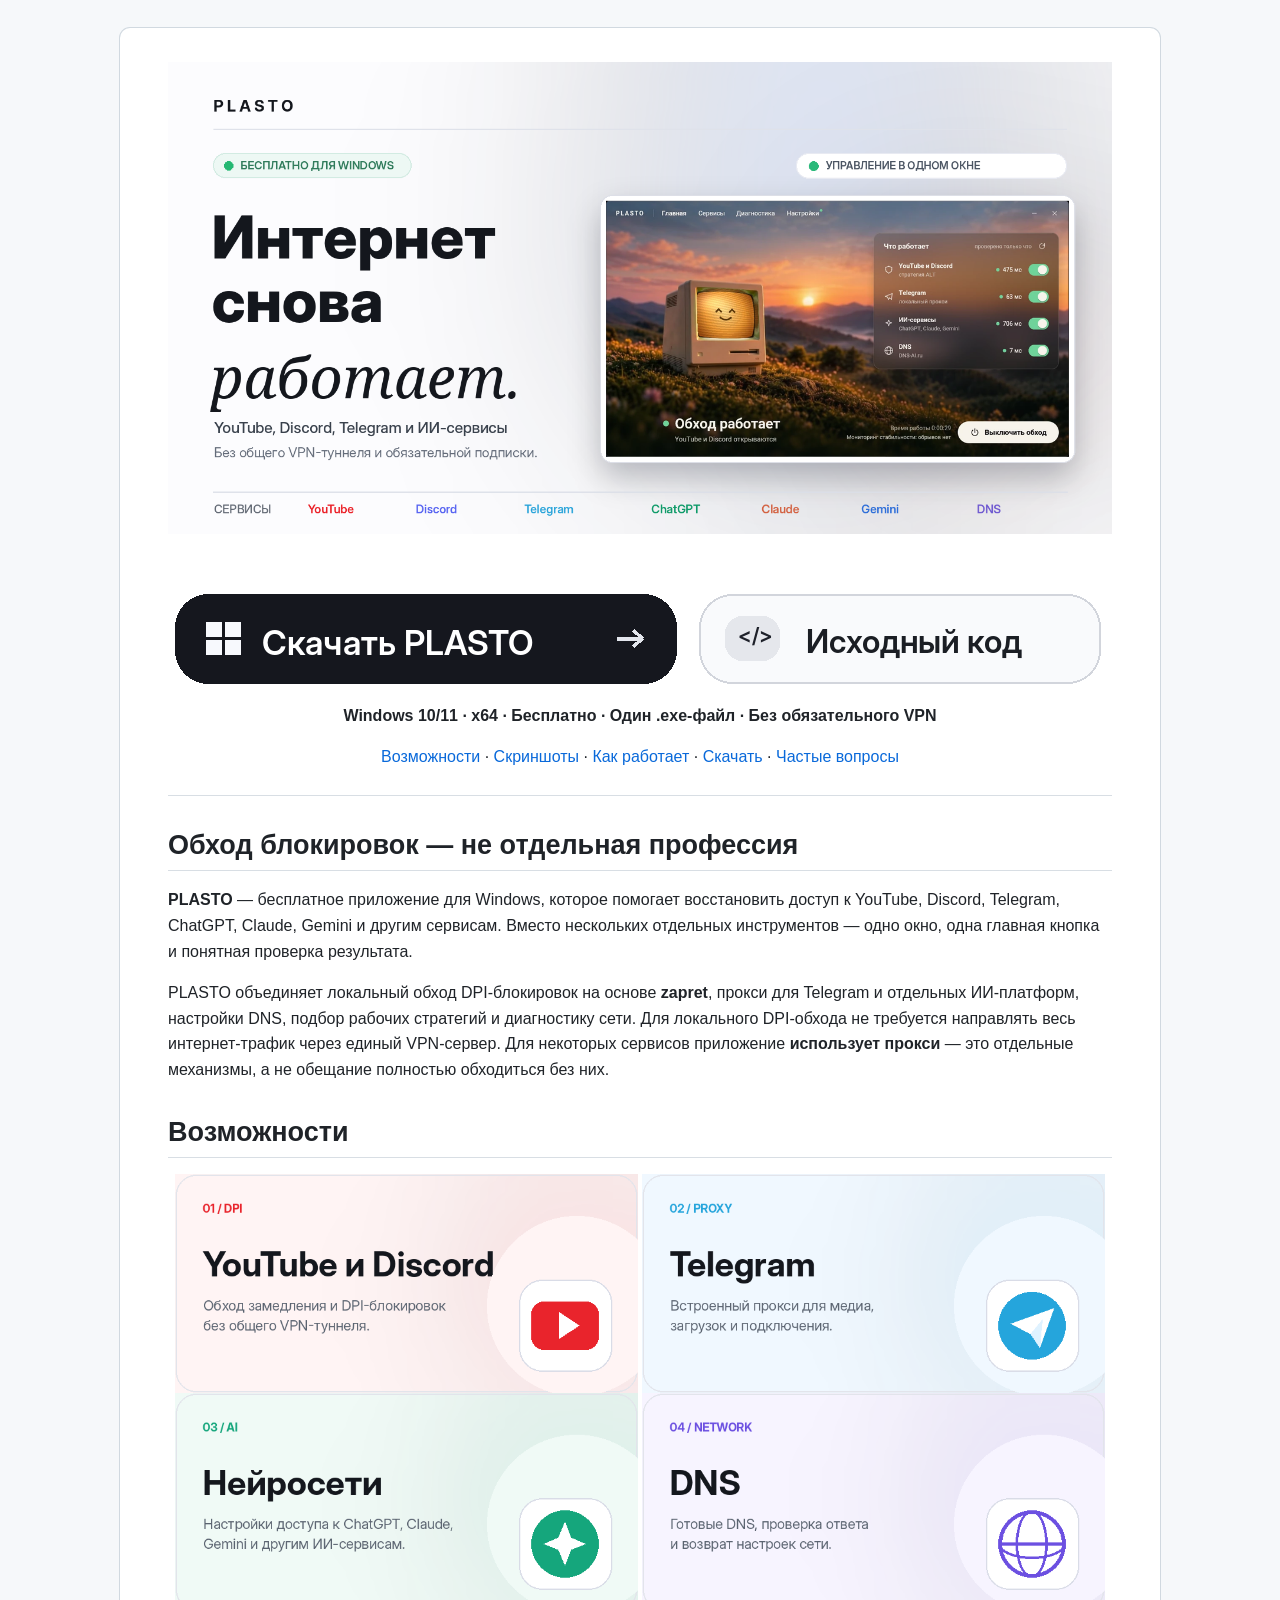
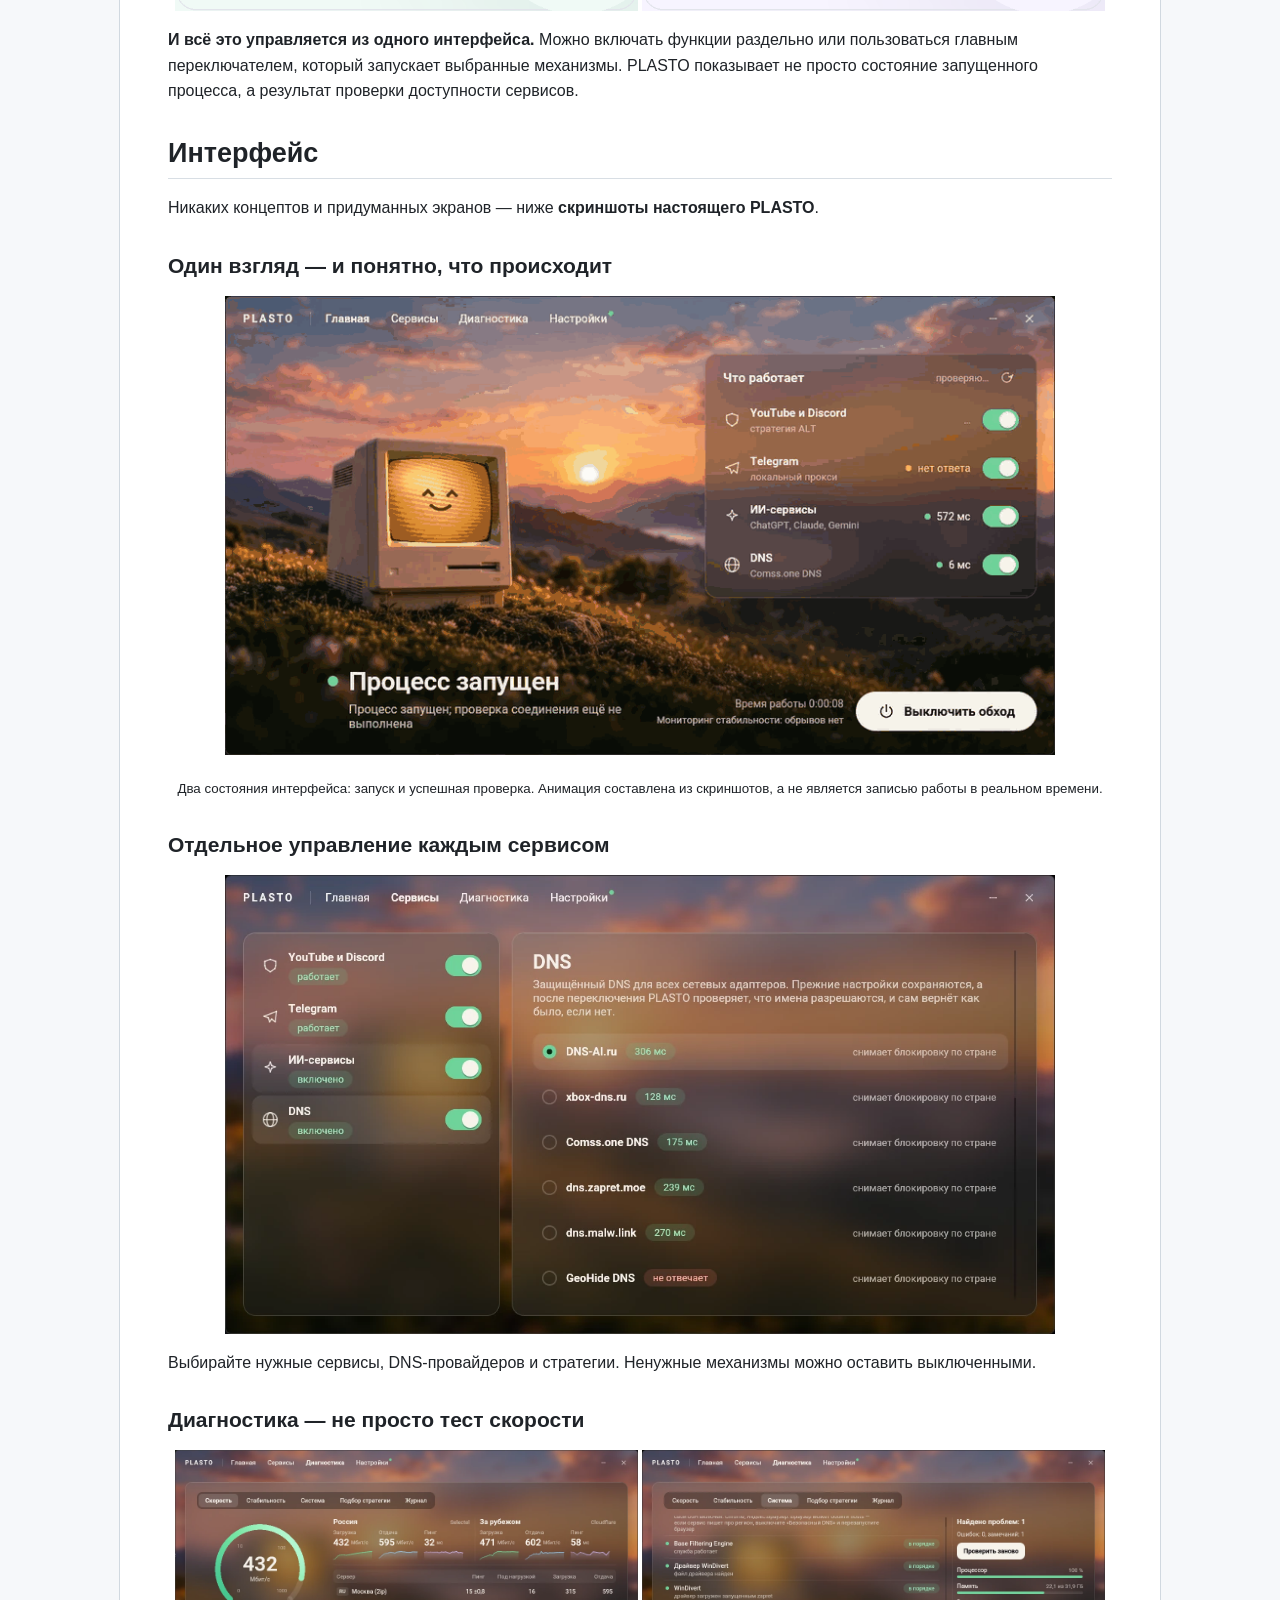
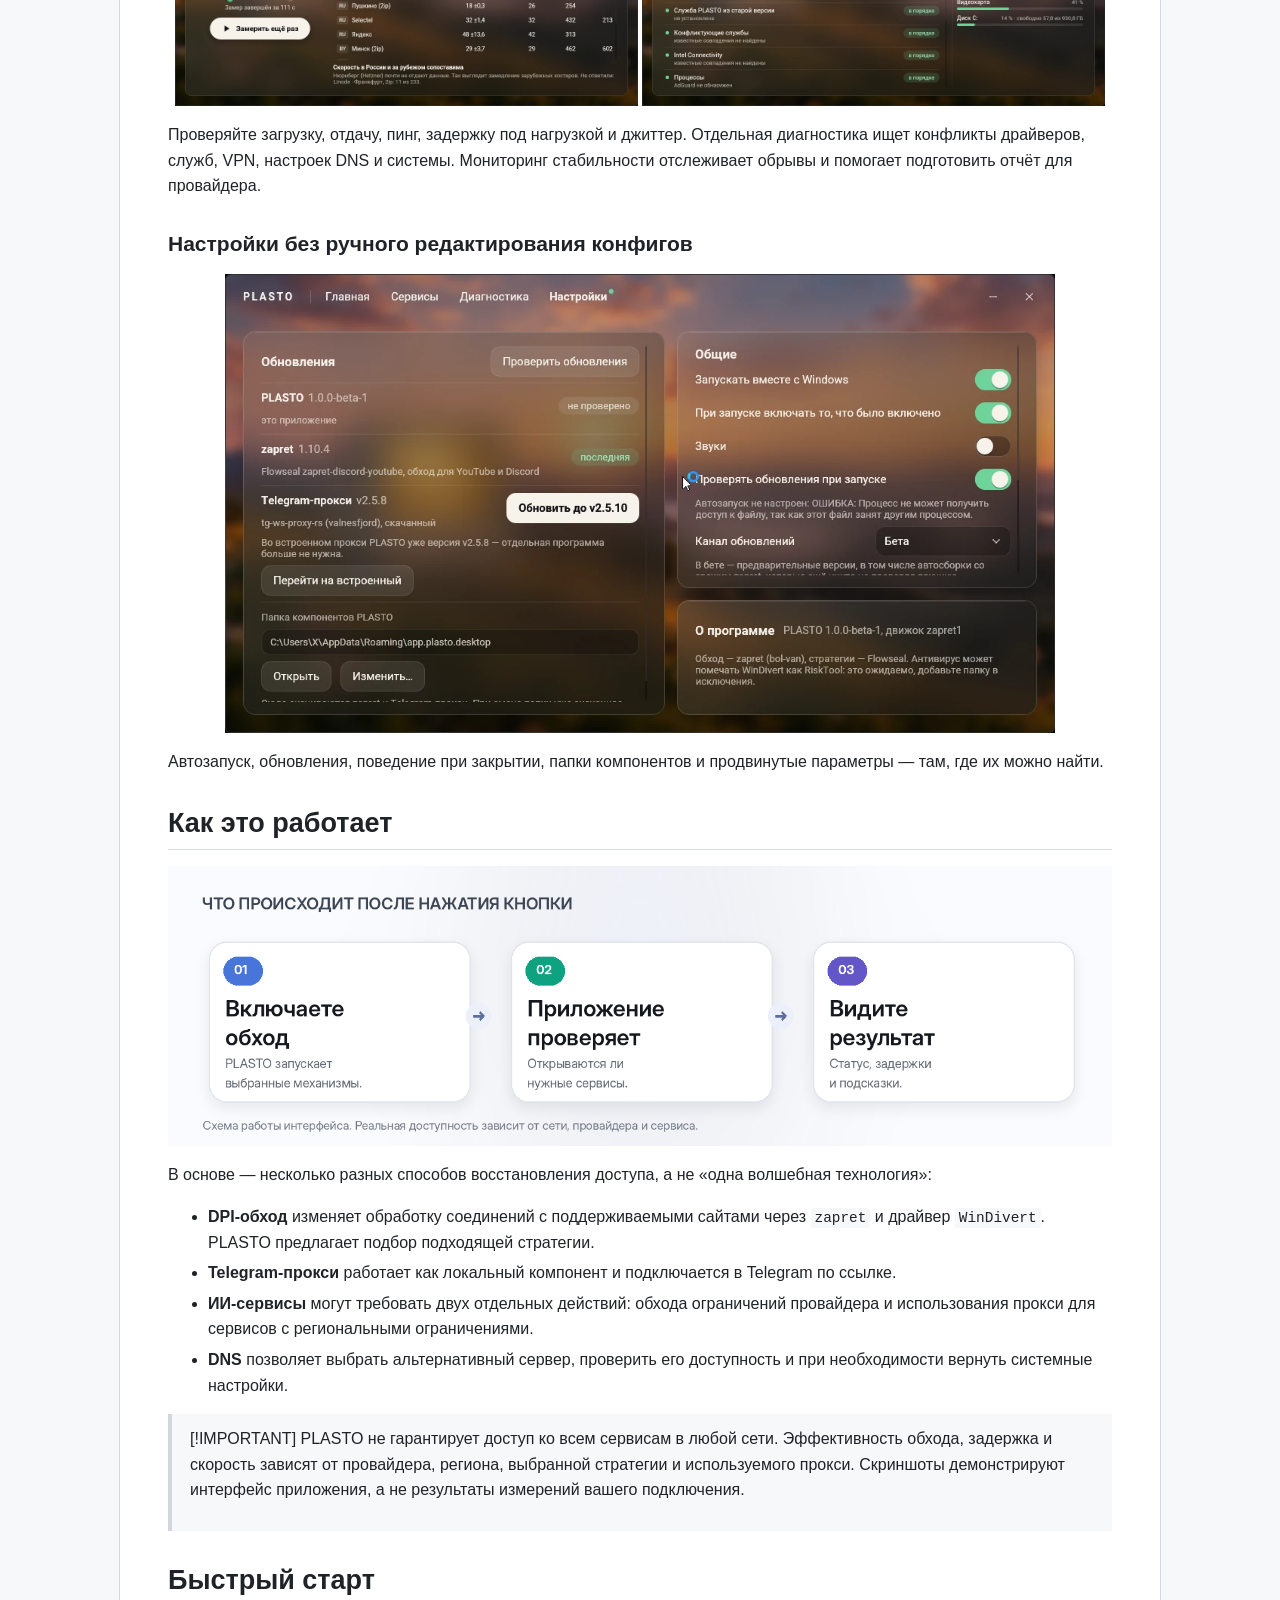
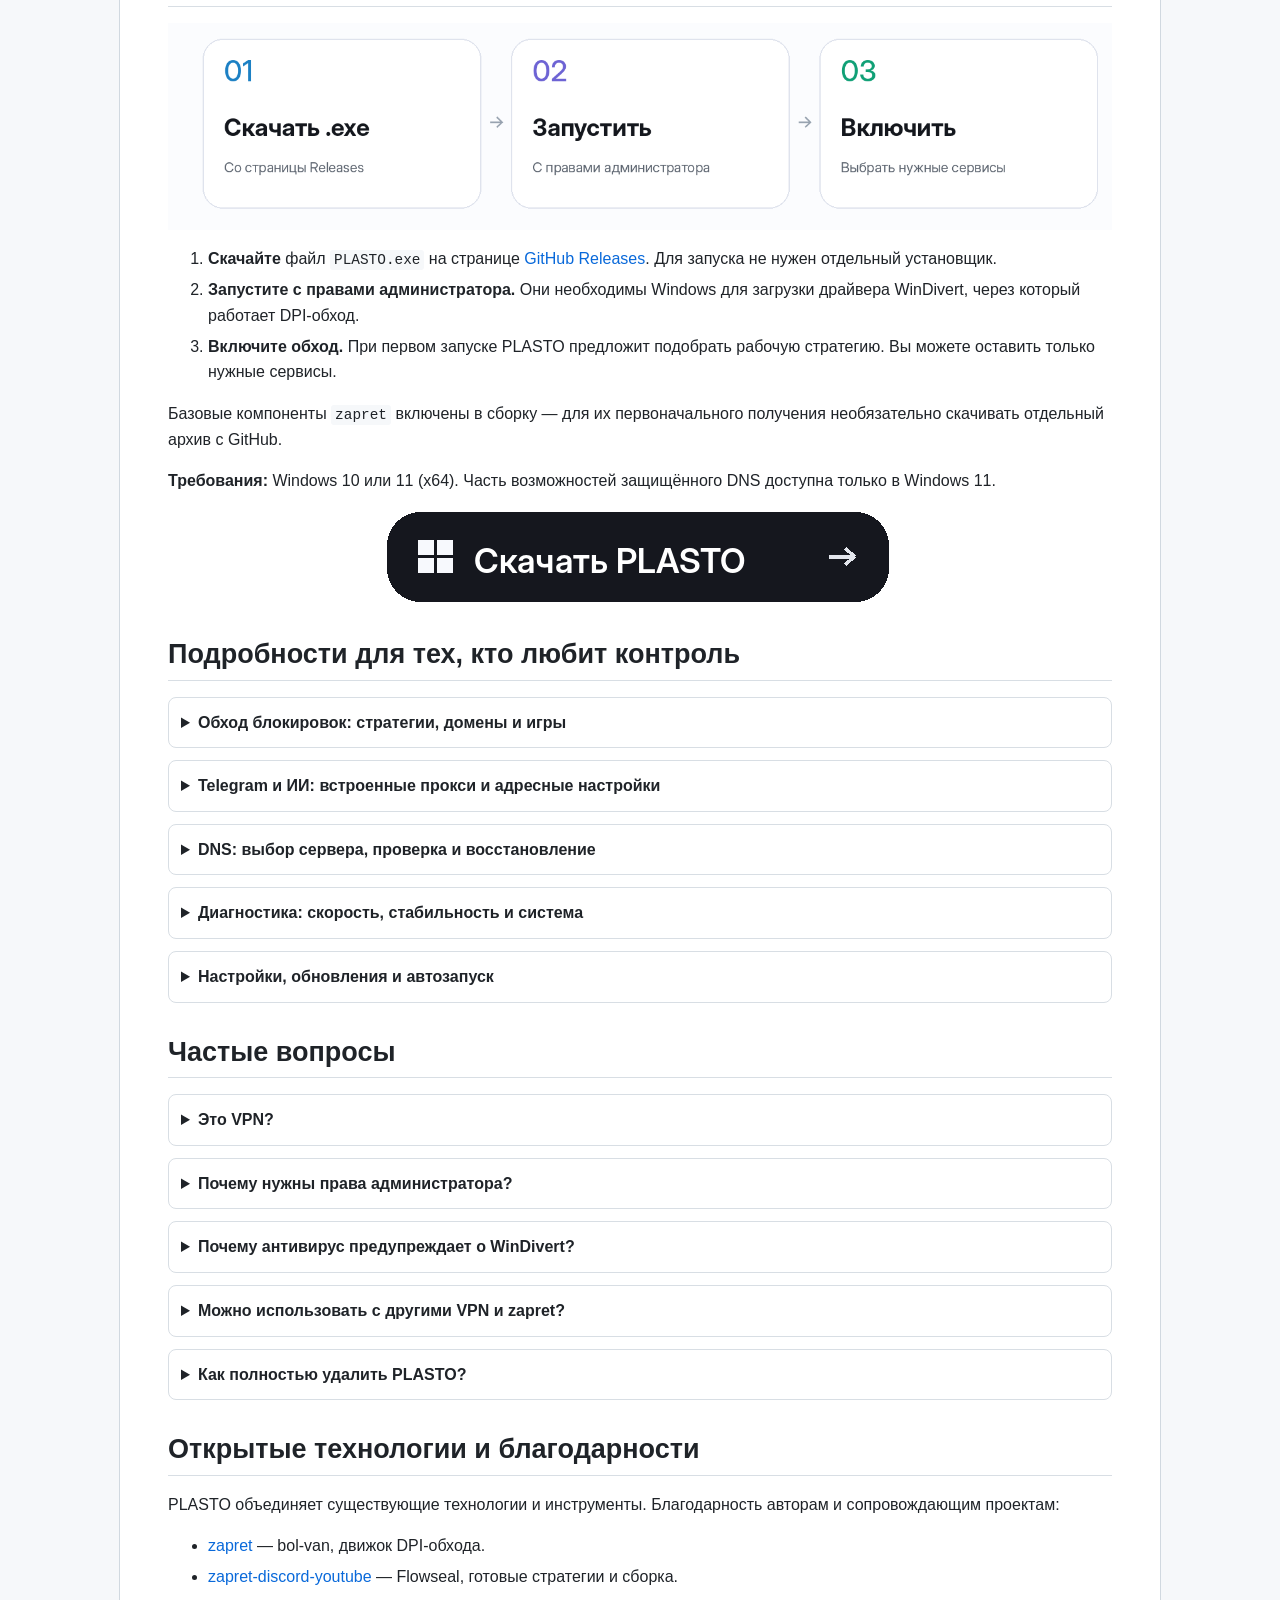
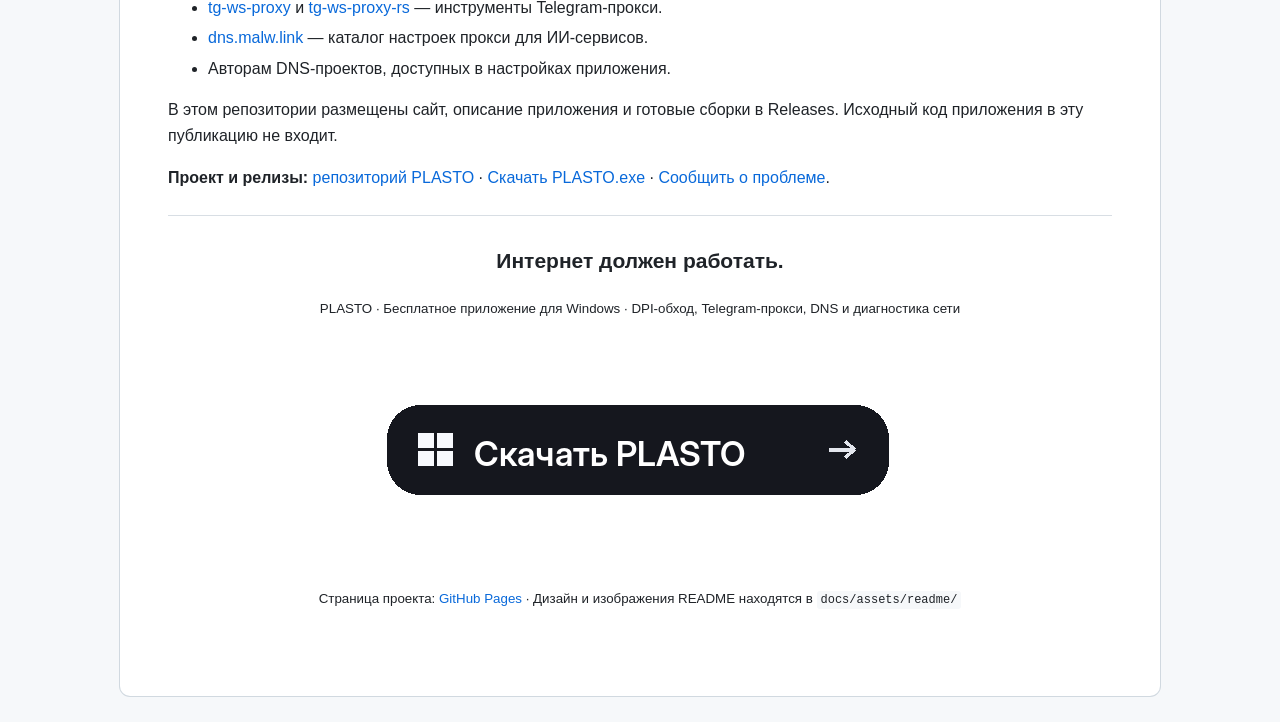
<file: README-preview.html>
<!doctype html><html lang="ru"><head><meta charset="utf-8"><meta name="viewport" content="width=device-width, initial-scale=1"><title>PLASTO · Превью README</title><style>
:root{color-scheme:light}body{margin:0;background:#f6f8fa;color:#1f2328;font:16px/1.6 -apple-system,BlinkMacSystemFont,'Segoe UI',Helvetica,Arial,sans-serif}
article{box-sizing:border-box;background:white;margin:28px auto;padding:34px 48px 70px;max-width:1040px;box-shadow:0 0 0 1px #d1d9e0;border-radius:10px}h1,h2,h3{font-weight:650;line-height:1.28;margin-top:32px;margin-bottom:16px}h1{font-size:32px}h2{font-size:27px;padding-bottom:.3em;border-bottom:1px solid #d8dee4}h3{font-size:21px}p{margin:0 0 16px}a{color:#0969da;text-decoration:none}a:hover{text-decoration:underline}img{max-width:100%;height:auto;vertical-align:middle}hr{border:0;border-top:1px solid #d8dee4;margin:25px 0}details{margin:12px 0;padding:12px;border:1px solid #d8dee4;border-radius:8px}summary{cursor:pointer}blockquote{padding:12px 18px;background:#f6f8fa;border-left:4px solid #d0d7de;margin:16px 0}code{font-size:.9em;background:#f6f8fa;border-radius:3px;padding:2px 4px}li{margin:5px 0}article>div:first-child{margin-bottom:18px}article p[align=center]{text-align:center}@media(max-width:700px){article{margin:0;box-shadow:none;border-radius:0;padding:16px 16px 45px}h2{font-size:24px}img{max-width:100%}article p[align=center]>img[width="49%"]{width:49%;height:auto}}
</style></head><body><article><div align="center">

<p><img src="docs/assets/readme/readme-hero.png" width="100%" alt="PLASTO — интернет снова работает. Бесплатное приложение для Windows: доступ к YouTube, Discord, Telegram и ИИ-сервисам. На обложке — реальный главный экран PLASTO." /></p>
<p><br /></p>
<p><a href="https://github.com/plastoorg/PLASTO/releases"><img src="docs/assets/readme/cta-download.png" height="49" alt="Скачать PLASTO для Windows" /></a>
 
<a href="https://github.com/plastoorg/PLASTO"><img src="docs/assets/readme/cta-github.png" height="49" alt="Посмотреть проект на GitHub" /></a></p>
<p><strong>Windows 10/11 · x64 · Бесплатно · Один .exe-файл · Без обязательного VPN</strong></p>
<p><a href="#%D0%B2%D0%BE%D0%B7%D0%BC%D0%BE%D0%B6%D0%BD%D0%BE%D1%81%D1%82%D0%B8">Возможности</a> · <a href="#%D0%B8%D0%BD%D1%82%D0%B5%D1%80%D1%84%D0%B5%D0%B9%D1%81">Скриншоты</a> · <a href="#%D0%BA%D0%B0%D0%BA-%D1%8D%D1%82%D0%BE-%D1%80%D0%B0%D0%B1%D0%BE%D1%82%D0%B0%D0%B5%D1%82">Как работает</a> · <a href="#%D0%B1%D1%8B%D1%81%D1%82%D1%80%D1%8B%D0%B9-%D1%81%D1%82%D0%B0%D1%80%D1%82">Скачать</a> · <a href="#%D1%87%D0%B0%D1%81%D1%82%D1%8B%D0%B5-%D0%B2%D0%BE%D0%BF%D1%80%D0%BE%D1%81%D1%8B">Частые вопросы</a></p>
</div>

<hr />
<h2>Обход блокировок — не отдельная профессия</h2>
<p><strong>PLASTO</strong> — бесплатное приложение для Windows, которое помогает восстановить доступ к YouTube, Discord, Telegram, ChatGPT, Claude, Gemini и другим сервисам. Вместо нескольких отдельных инструментов — одно окно, одна главная кнопка и понятная проверка результата.</p>
<p>PLASTO объединяет локальный обход DPI-блокировок на основе <strong>zapret</strong>, прокси для Telegram и отдельных ИИ-платформ, настройки DNS, подбор рабочих стратегий и диагностику сети. Для локального DPI-обхода не требуется направлять весь интернет-трафик через единый VPN-сервер. Для некоторых сервисов приложение <strong>использует прокси</strong> — это отдельные механизмы, а не обещание полностью обходиться без них.</p>
<h2>Возможности</h2>
<p align="center">
  <img src="docs/assets/readme/feature-1.png" width="49%" alt="YouTube и Discord — локальный DPI-обход" />
  <img src="docs/assets/readme/feature-2.png" width="49%" alt="Telegram — встроенный локальный прокси" />
  <img src="docs/assets/readme/feature-3.png" width="49%" alt="ИИ-сервисы — настройка доступа к ChatGPT, Claude, Gemini и другим" />
  <img src="docs/assets/readme/feature-4.png" width="49%" alt="DNS — готовые серверы, автопереключение и восстановление настроек" />
</p>

<p><strong>И всё это управляется из одного интерфейса.</strong> Можно включать функции раздельно или пользоваться главным переключателем, который запускает выбранные механизмы. PLASTO показывает не просто состояние запущенного процесса, а результат проверки доступности сервисов.</p>
<h2>Интерфейс</h2>
<p>Никаких концептов и придуманных экранов — ниже <strong>скриншоты настоящего PLASTO</strong>.</p>
<h3>Один взгляд — и понятно, что происходит</h3>
<p align="center">
  <img src="docs/assets/readme/states.gif" width="88%" alt="Два реальных состояния главного экрана PLASTO: процесс запускается и обход работает. Иллюстративный переход между скриншотами." />
</p>

<p align="center"><sub>Два состояния интерфейса: запуск и успешная проверка. Анимация составлена из скриншотов, а не является записью работы в реальном времени.</sub></p>

<h3>Отдельное управление каждым сервисом</h3>
<p align="center">
<img src="docs/assets/services.webp" width="88%" alt="Вкладка Сервисы в PLASTO: YouTube и Discord, Telegram, ИИ-сервисы и DNS. Показан список DNS-серверов и время ответа." />
</p>

<p>Выбирайте нужные сервисы, DNS-провайдеров и стратегии. Ненужные механизмы можно оставить выключенными.</p>
<h3>Диагностика — не просто тест скорости</h3>
<p align="center">
  <img src="docs/assets/speed.webp" width="49%" alt="Диагностика PLASTO: скорость загрузки и отдачи, пинг, серверы в России и за рубежом" />
  <img src="docs/assets/diagnostics.webp" width="49%" alt="Системная диагностика PLASTO: WinDivert, служба, конфликты и состояние ресурсов компьютера" />
</p>

<p>Проверяйте загрузку, отдачу, пинг, задержку под нагрузкой и джиттер. Отдельная диагностика ищет конфликты драйверов, служб, VPN, настроек DNS и системы. Мониторинг стабильности отслеживает обрывы и помогает подготовить отчёт для провайдера.</p>
<h3>Настройки без ручного редактирования конфигов</h3>
<p align="center">
<img src="docs/assets/settings.webp" width="88%" alt="Настройки PLASTO: управление автозапуском, обновлениями приложения и компонентов" />
</p>

<p>Автозапуск, обновления, поведение при закрытии, папки компонентов и продвинутые параметры — там, где их можно найти.</p>
<h2>Как это работает</h2>
<p align="center">
<img src="docs/assets/readme/readme-flow.png" width="100%" alt="Схема PLASTO: включение механизмов обхода, проверка доступности сервисов и показ результатов с подсказками" />
</p>

<p>В основе — несколько разных способов восстановления доступа, а не «одна волшебная технология»:</p>
<ul>
<li><strong>DPI-обход</strong> изменяет обработку соединений с поддерживаемыми сайтами через <code>zapret</code> и драйвер <code>WinDivert</code>. PLASTO предлагает подбор подходящей стратегии.</li>
<li><strong>Telegram-прокси</strong> работает как локальный компонент и подключается в Telegram по ссылке.</li>
<li><strong>ИИ-сервисы</strong> могут требовать двух отдельных действий: обхода ограничений провайдера и использования прокси для сервисов с региональными ограничениями.</li>
<li><strong>DNS</strong> позволяет выбрать альтернативный сервер, проверить его доступность и при необходимости вернуть системные настройки.</li>
</ul>
<blockquote>
<p>[!IMPORTANT]
PLASTO не гарантирует доступ ко всем сервисам в любой сети. Эффективность обхода, задержка и скорость зависят от провайдера, региона, выбранной стратегии и используемого прокси. Скриншоты демонстрируют интерфейс приложения, а не результаты измерений вашего подключения.</p>
</blockquote>
<h2>Быстрый старт</h2>
<p align="center">
<img src="docs/assets/readme/readme-steps.png" width="100%" alt="Три шага: скачать файл PLASTO, запустить от имени администратора, включить обход" />
</p>

<ol>
<li><strong>Скачайте</strong> файл <code>PLASTO.exe</code> на странице <a href="https://github.com/plastoorg/PLASTO/releases">GitHub Releases</a>. Для запуска не нужен отдельный установщик.</li>
<li><strong>Запустите с правами администратора.</strong> Они необходимы Windows для загрузки драйвера WinDivert, через который работает DPI-обход.</li>
<li><strong>Включите обход.</strong> При первом запуске PLASTO предложит подобрать рабочую стратегию. Вы можете оставить только нужные сервисы.</li>
</ol>
<p>Базовые компоненты <code>zapret</code> включены в сборку — для их первоначального получения необязательно скачивать отдельный архив с GitHub.</p>
<p><strong>Требования:</strong> Windows 10 или 11 (x64). Часть возможностей защищённого DNS доступна только в Windows 11.</p>
<div align="center">

<p><a href="https://github.com/plastoorg/PLASTO/releases"><img src="docs/assets/readme/cta-download.png" height="48" alt="Перейти к скачиванию PLASTO" /></a></p>
</div>

<h2>Подробности для тех, кто любит контроль</h2>
<details>
<summary><b>Обход блокировок: стратегии, домены и игры</b></summary>

<ul>
<li>Автоматический подбор стратегии по результатам проверок YouTube, Discord и других адресов; повторный подбор при проблемах.</li>
<li>Ручной выбор и тестирование стратегии.</li>
<li>Встроенная сборка <code>zapret-discord-youtube</code>; возможность обновления компонентов.</li>
<li>Игровой фильтр с обработкой соответствующих портов и настройками для онлайн-игр.</li>
<li>Добавление собственных доменов.</li>
<li>Для опытных пользователей — выбор движка и просмотр/изменение команды запуска.</li>
</ul>
</details>

<details>
<summary><b>Telegram и ИИ: встроенные прокси и адресные настройки</b></summary>

<p><strong>Telegram:</strong> встроенный <code>tg-ws-proxy-rs</code>, подключение по ссылке, копирование прокси, возможность переключения на другую поддерживаемую реализацию.</p>
<p><strong>ИИ-сервисы:</strong> ChatGPT, OpenAI API и Codex, Claude, Gemini, AI Studio, Google Labs, Grok, GitHub Copilot, Cursor, JetBrains AI, Perplexity, Hugging Face и другие. Доступность зависит от текущих ограничений каждого сервиса.</p>
<ul>
<li>Раздельные настройки обхода блокировки провайдера и регионального прокси.</li>
<li>Проверка доступа к сервисам, обновление каталога прокси и возможность задать свой SNI-прокси.</li>
<li>Дополнительный блоклист вредоносных и рекламных адресов.</li>
<li>Резервная копия <code>hosts</code> с возможностью восстановления исходного состояния.</li>
</ul>
</details>

<details>
<summary><b>DNS: выбор сервера, проверка и восстановление</b></summary>

<ul>
<li>Готовые профили: DNS-AI.ru, xbox-dns.ru, Comss.one, dns.zapret.moe, dns.malw.link, GeoHide, CommonNet, Bezmezhau, а также Cloudflare и Google.</li>
<li>Проверка времени ответа и доступности DNS.</li>
<li>Добавление собственных DNS-адресов.</li>
<li>Проверка выбранного DNS с возможностью автоматического переключения при отказе.</li>
<li>Восстановление прежних DNS-настроек сети одной командой.</li>
</ul>
</details>

<details>
<summary><b>Диагностика: скорость, стабильность и система</b></summary>

<ul>
<li>Тестирование загрузки, отдачи, пинга, джиттера и задержки под нагрузкой на российских и зарубежных серверах.</li>
<li>Контроль соединения с интервалом около секунды, включая работу в трее.</li>
<li>Анализ вероятного участка сбоя: Wi-Fi/кабель, маршрутизатор, провайдер или внешняя сеть.</li>
<li>История обрывов и графики за разные периоды.</li>
<li>Экспорт HTML-отчёта с временными отметками для обращения к провайдеру.</li>
<li>Проверки системного прокси, защищённого DNS, файла <code>hosts</code>, драйвера WinDivert и конфликтующих программ.</li>
<li>Сводка по процессору, памяти, видеокарте и накопителю.</li>
<li>Просмотр журнала событий обхода.</li>
</ul>
</details>

<details>
<summary><b>Настройки, обновления и автозапуск</b></summary>

<ul>
<li>Запуск вместе с Windows, сохранение набора включённых сервисов, работа в трее.</li>
<li>Настройка звуков, поведения при закрытии и отображения окна поверх других.</li>
<li>Обновление приложения, <code>zapret</code> и Telegram-прокси из интерфейса.</li>
<li>Стабильный и бета-каналы обновлений; бета-сборки могут быть предварительными и не проходить ручную проверку.</li>
<li>Выбор папки для компонентов с переносом уже скачанных файлов.</li>
</ul>
</details>

<h2>Частые вопросы</h2>
<details>
<summary><b>Это VPN?</b></summary>

<p>Нет, PLASTO не создаёт обязательный общий VPN-туннель для всего трафика. Локальный DPI-обход выполняется на компьютере. Однако отдельные функции — в частности, доступ к Telegram и регионально ограниченным ИИ-сервисам — могут использовать прокси.</p>
</details>

<details>
<summary><b>Почему нужны права администратора?</b></summary>

<p>Windows требует повышенные права для операций с сетевым драйвером <code>WinDivert</code>. Без них механизм DPI-обхода не сможет запуститься.</p>
</details>

<details>
<summary><b>Почему антивирус предупреждает о WinDivert?</b></summary>

<p>WinDivert — инструмент перехвата сетевых пакетов, который может определяться защитным ПО как <code>RiskTool</code>. Само по себе такое название детекта не доказывает, что файл вредоносный, но и не гарантирует безопасность любой сборки. Скачивайте PLASTO из доверенного источника и проверяйте файлы; исключения в антивирусе добавляйте только после проверки.</p>
</details>

<details>
<summary><b>Можно использовать с другими VPN и zapret?</b></summary>

<p>Одновременный запуск другого <code>zapret</code> или VPN в режиме TUN может приводить к конфликтам обработки трафика. Рекомендуется сначала остановить конфликтующий инструмент и выполнить системную диагностику PLASTO.</p>
</details>

<details>
<summary><b>Как полностью удалить PLASTO?</b></summary>

<ol>
<li>Выключите обход.</li>
<li>Если меняли <code>hosts</code> или DNS, восстановите исходные параметры через соответствующие разделы приложения.</li>
<li>Отключите автозапуск в настройках.</li>
<li>Завершите PLASTO через значок в трее, удалите исполняемый файл и папку <code>%AppData%\app.plasto.desktop</code> (или выбранную вручную папку компонентов).</li>
</ol>
</details>

<h2>Открытые технологии и благодарности</h2>
<p>PLASTO объединяет существующие технологии и инструменты. Благодарность авторам и сопровождающим проектам:</p>
<ul>
<li><a href="https://github.com/bol-van/zapret">zapret</a> — bol-van, движок DPI-обхода.</li>
<li><a href="https://github.com/Flowseal/zapret-discord-youtube">zapret-discord-youtube</a> — Flowseal, готовые стратегии и сборка.</li>
<li><a href="https://github.com/Flowseal/tg-ws-proxy">tg-ws-proxy</a> и <a href="https://github.com/valnesfjord/tg-ws-proxy-rs">tg-ws-proxy-rs</a> — инструменты Telegram-прокси.</li>
<li><a href="https://dns.malw.link">dns.malw.link</a> — каталог настроек прокси для ИИ-сервисов.</li>
<li>Авторам DNS-проектов, доступных в настройках приложения.</li>
</ul>
<p>В этом репозитории размещены сайт, описание приложения и готовые сборки в Releases. Исходный код приложения в эту публикацию не входит.</p>
<p><strong>Проект и релизы:</strong> <a href="https://github.com/plastoorg/PLASTO">репозиторий PLASTO</a> · <a href="https://github.com/plastoorg/PLASTO/releases/latest/download/PLASTO.exe">Скачать PLASTO.exe</a> · <a href="https://github.com/plastoorg/PLASTO/issues">Сообщить о проблеме</a>.</p>
<hr />
<div align="center">

<h3>Интернет должен работать.</h3>
<p><sub>PLASTO · Бесплатное приложение для Windows · DPI-обход, Telegram-прокси, DNS и диагностика сети</sub></p>
<p><br /><br /></p>
<p><a href="https://github.com/plastoorg/PLASTO/releases"><img src="docs/assets/readme/cta-download.png" height="48" alt="Скачать PLASTO" /></a></p>
<p><br /><br /></p>
<p><sub>Страница проекта: <a href="https://plastoorg.github.io/PLASTO/">GitHub Pages</a> · Дизайн и изображения README находятся в <code>docs/assets/readme/</code></sub></p>
</div>

</article></body></html>
</file>
